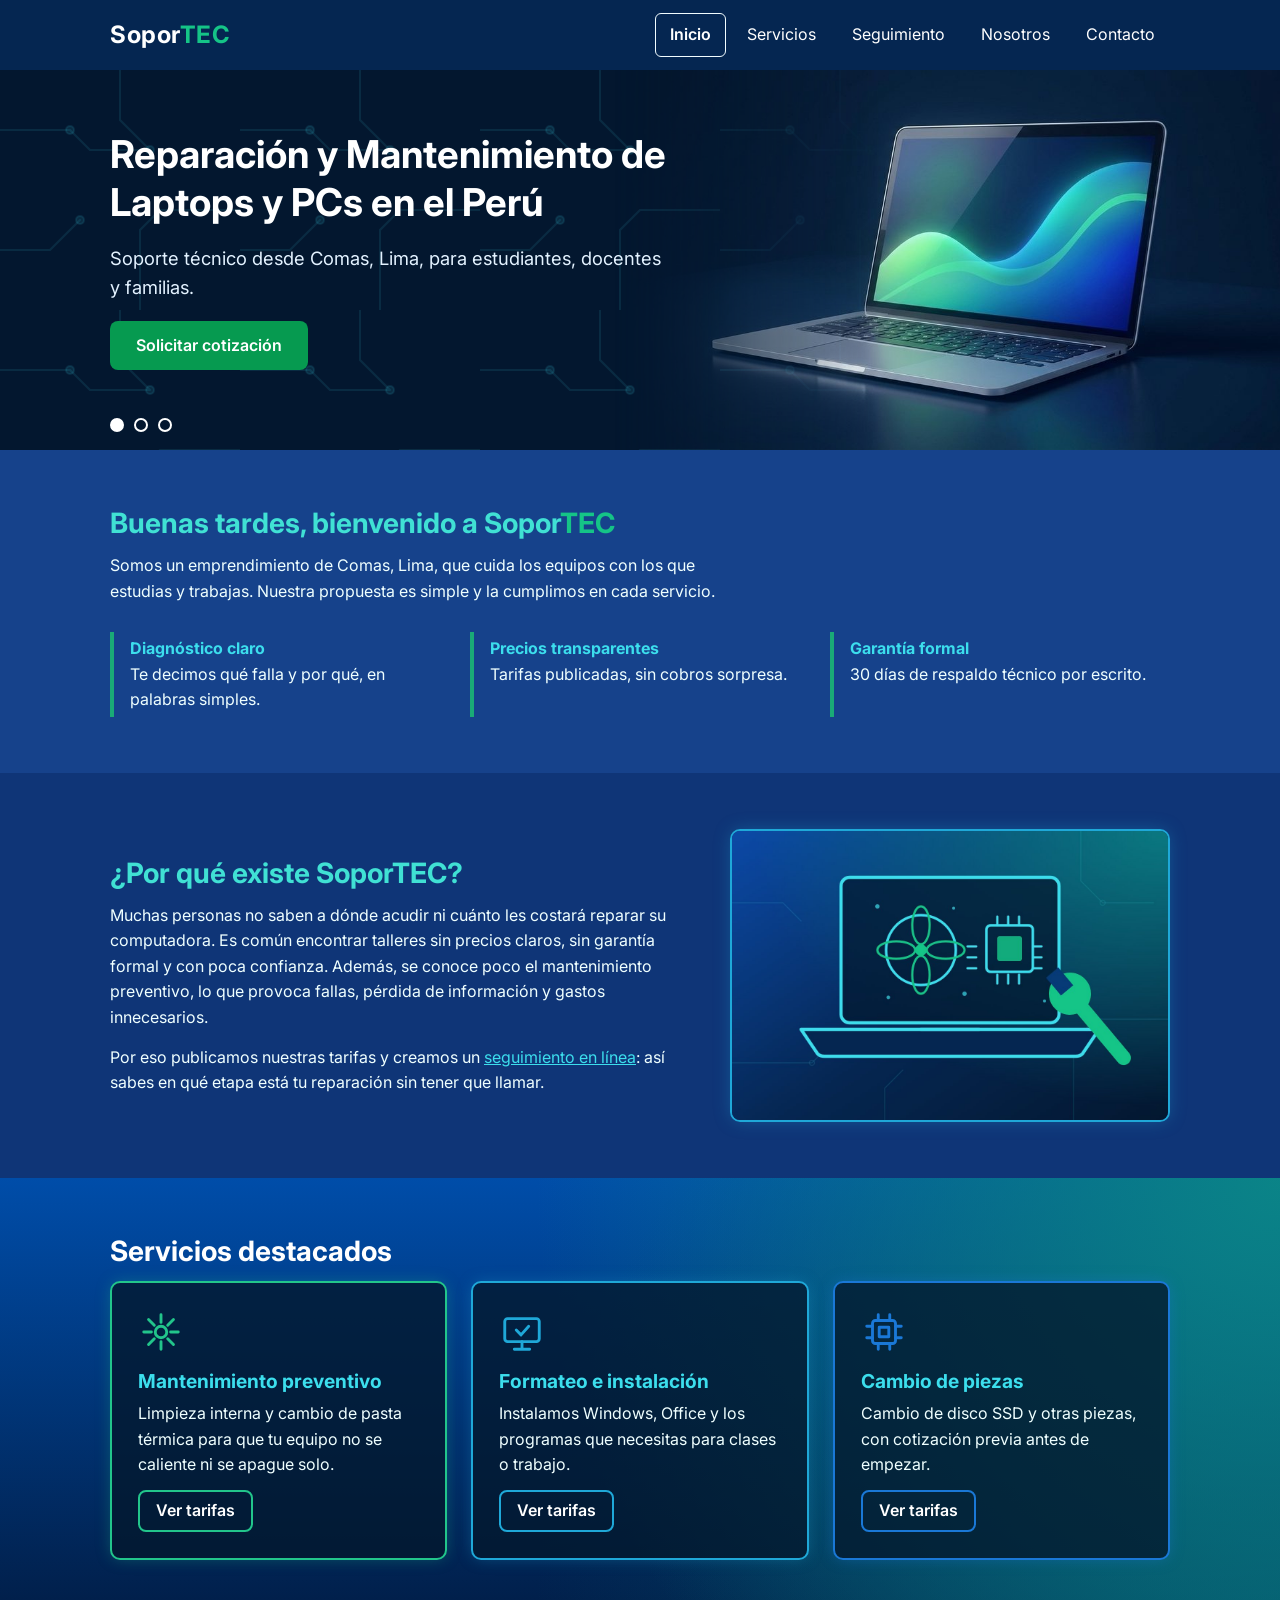
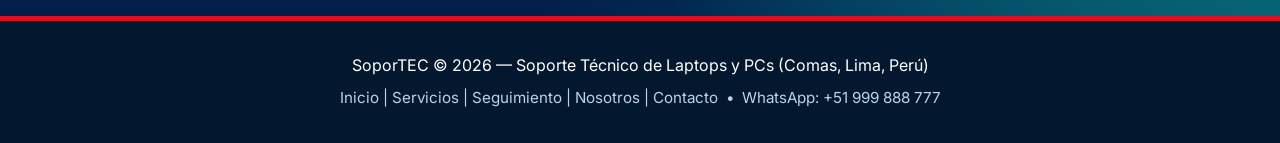
<file: index.html>
<!DOCTYPE html>
<html lang="es">
<head>
  <meta charset="UTF-8">
  <meta name="viewport" content="width=device-width, initial-scale=1.0">
  <title>SoporTEC | Reparación y mantenimiento de laptops y PCs en Lima</title>
  <meta name="description" content="SoporTEC: reparación y mantenimiento de laptops y PCs en Comas, Lima. Diagnóstico claro, precios transparentes y garantía formal.">
  <meta name="keywords" content="soporte técnico, reparación de laptops, mantenimiento de PC, formateo, seguimiento de reparaciones, Comas, Lima, Perú">
  <meta name="author" content="Equipo SoporTEC">
  <meta name="theme-color" content="#052651">
  <!-- Vista previa al compartir el enlace (WhatsApp, Facebook) -->
  <meta property="og:type" content="website">
  <meta property="og:title" content="SoporTEC | Reparación y mantenimiento de laptops y PCs en Lima">
  <meta property="og:description" content="SoporTEC: reparación y mantenimiento de laptops y PCs en Comas, Lima. Diagnóstico claro, precios transparentes y garantía formal.">
  <meta property="og:locale" content="es_PE">
  <link rel="icon" type="image/svg+xml" href="img/favicon.svg">

  <!-- Tipografía: Inter (Google Fonts) -->
  <link rel="preconnect" href="https://fonts.googleapis.com">
  <link rel="preconnect" href="https://fonts.gstatic.com" crossorigin>
  <link href="https://fonts.googleapis.com/css2?family=Inter:wght@400;600;700&display=swap" rel="stylesheet">

  <!-- Estilos del sitio -->
  <link rel="stylesheet" href="css/styles.css">
</head>
<body>

  <!-- ============ CABECERA Y NAVEGACIÓN ============ -->
  <header class="cabecera">
    <div class="contenedor cabecera__fila">
      <a class="logo" href="index.html" aria-label="SoporTEC, ir al inicio">Sopor<span>TEC</span></a>

      <!-- Botón hamburguesa: solo se ve en móviles (jQuery abre/cierra el menú) -->
      <button class="menu-boton" id="menuBoton" type="button" aria-label="Abrir menú" aria-expanded="false" aria-controls="menuNav">&#9776;</button>

      <nav class="menu" id="menuNav" aria-label="Menú principal">
        <ul>
          <li><a href="index.html" class="activo" aria-current="page">Inicio</a></li>
          <li><a href="servicios.html">Servicios</a></li>
          <li><a href="seguimiento.html">Seguimiento</a></li>
          <li><a href="nosotros.html">Nosotros</a></li>
          <li><a href="contacto.html">Contacto</a></li>
        </ul>
      </nav>
    </div>
  </header>

  <main>

    <!-- ======== BANNER PRINCIPAL / SLIDER (jQuery fadeIn / fadeOut) ======== -->
    <section class="banner" aria-label="Banner principal">
      <img class="banner__imagen" src="img/banner-inicio.jpg" width="1200" height="571" fetchpriority="high"
           alt="Laptop con una onda azul y verde en la pantalla sobre un fondo azul oscuro">
      <div class="contenedor slider">

        <!-- Slide 1 -->
        <div class="slide">
          <div class="slide__contenido">
            <h1>Reparación y Mantenimiento de Laptops y PCs en el Perú</h1>
            <p>Soporte técnico desde Comas, Lima, para estudiantes, docentes y familias.</p>
            <a class="boton boton--pulso" href="contacto.html">Solicitar cotización</a>
          </div>
        </div>

        <!-- Slide 2 -->
        <div class="slide">
          <div class="slide__contenido">
            <h1>Sigue la reparación de tu equipo desde tu celular</h1>
            <p>Consulta cada etapa: diagnóstico, cotización, repuestos, reparación y entrega. Sin llamadas repetitivas.</p>
            <a class="boton boton--pulso" href="seguimiento.html">Consultar mi reparación</a>
          </div>
        </div>

        <!-- Slide 3 -->
        <div class="slide">
          <div class="slide__contenido">
            <h1>30 días de respaldo técnico en cada servicio</h1>
            <p>Si algo falla después de la reparación, lo revisamos sin costo dentro del plazo.</p>
            <a class="boton boton--pulso" href="contacto.html">Solicitar cotización</a>
          </div>
        </div>

        <!-- Puntos para cambiar de slide -->
        <div class="slider__puntos">
          <button class="punto activo" type="button" aria-label="Ir al slide 1" aria-current="true"></button>
          <button class="punto" type="button" aria-label="Ir al slide 2" aria-current="false"></button>
          <button class="punto" type="button" aria-label="Ir al slide 3" aria-current="false"></button>
        </div>
      </div>
    </section>

    <!-- ======== BIENVENIDA Y PROPUESTA DE VALOR ======== -->
    <section class="seccion" id="bienvenida">
      <div class="contenedor">
        <div class="seccion__intro">
          <!-- El texto de #saludo lo cambia js/dom.js según la hora del día -->
          <h2 id="saludo">Bienvenido a SoporTEC</h2>
          <p>Somos un emprendimiento de Comas, Lima, que cuida los equipos con los que estudias y trabajas. Nuestra propuesta es simple y la cumplimos en cada servicio.</p>
        </div>
        <div class="valores">
          <div class="valor"><strong>Diagnóstico claro</strong> Te decimos qué falla y por qué, en palabras simples.</div>
          <div class="valor"><strong>Precios transparentes</strong> Tarifas publicadas, sin cobros sorpresa.</div>
          <div class="valor"><strong>Garantía formal</strong> 30 días de respaldo técnico por escrito.</div>
        </div>
      </div>
    </section>

    <!-- ======== PROBLEMÁTICA QUE RESOLVEMOS ======== -->
    <section class="seccion seccion--blanca" id="problematica" aria-labelledby="titulo-problema">
      <div class="contenedor con-foto">
        <div class="historia">
        <h2 id="titulo-problema">¿Por qué existe SoporTEC?</h2>
        <p>Muchas personas no saben a dónde acudir ni cuánto les costará reparar su computadora. Es común encontrar talleres sin precios claros, sin garantía formal y con poca confianza. Además, se conoce poco el mantenimiento preventivo, lo que provoca fallas, pérdida de información y gastos innecesarios.</p>
        <p>Por eso publicamos nuestras tarifas y creamos un <a href="seguimiento.html">seguimiento en línea</a>: así sabes en qué etapa está tu reparación sin tener que llamar.</p>
      </div>
        <figure class="foto">
          <img src="img/por-que-soportec.jpg" width="1200" height="800" loading="lazy" decoding="async"
               alt="Laptop abierta con el ventilador y el procesador a la vista, y una llave de mantenimiento">
        </figure>
      </div>
    </section>

    <!-- ======== RESUMEN DE SERVICIOS DESTACADOS (3 tarjetas con Flexbox) ======== -->
    <section class="seccion seccion--degradado" id="destacados">
      <div class="contenedor">
        <h2>Servicios destacados</h2>
        <div class="tarjetas">
          <article class="tarjeta">
            <svg class="tarjeta__icono" viewBox="0 0 48 48" fill="none" stroke="currentColor" stroke-width="3" stroke-linecap="round" stroke-linejoin="round" aria-hidden="true"><circle cx="24" cy="24" r="6"/><path d="M24 6v8M24 34v8M6 24h8M34 24h8M11 11l6 6M31 31l6 6M37 11l-6 6M17 31l-6 6"/></svg>
            <h3>Mantenimiento preventivo</h3>
            <p>Limpieza interna y cambio de pasta térmica para que tu equipo no se caliente ni se apague solo.</p>
            <a class="enlace" href="servicios.html">Ver tarifas</a>
          </article>
          <article class="tarjeta">
            <svg class="tarjeta__icono" viewBox="0 0 48 48" fill="none" stroke="currentColor" stroke-width="3" stroke-linecap="round" stroke-linejoin="round" aria-hidden="true"><rect x="6" y="10" width="36" height="24" rx="3"/><path d="M16 42h16M24 34v8M18 22l5 5 8-9"/></svg>
            <h3>Formateo e instalación</h3>
            <p>Instalamos Windows, Office y los programas que necesitas para clases o trabajo.</p>
            <a class="enlace" href="servicios.html">Ver tarifas</a>
          </article>
          <article class="tarjeta">
            <svg class="tarjeta__icono" viewBox="0 0 48 48" fill="none" stroke="currentColor" stroke-width="3" stroke-linecap="round" stroke-linejoin="round" aria-hidden="true"><rect x="12" y="12" width="24" height="24" rx="3"/><rect x="19" y="19" width="10" height="10"/><path d="M18 6v6M30 6v6M18 36v6M30 36v6M6 18h6M6 30h6M36 18h6M36 30h6"/></svg>
            <h3>Cambio de piezas</h3>
            <p>Cambio de disco SSD y otras piezas, con cotización previa antes de empezar.</p>
            <a class="enlace" href="servicios.html">Ver tarifas</a>
          </article>
        </div>
      </div>
    </section>
  </main>

  <!-- ============ PIE DE PÁGINA ============ -->
  <footer class="pie">
    <div class="contenedor">
      <!-- El año se completa solo con JavaScript (js/dom.js) -->
      <p>SoporTEC © <span id="anio">2026</span> — Soporte Técnico de Laptops y PCs (Comas, Lima, Perú)</p>
      <p class="pie__enlaces">
        <a href="index.html">Inicio</a> | <a href="servicios.html">Servicios</a> |
        <a href="seguimiento.html">Seguimiento</a> | <a href="nosotros.html">Nosotros</a> | <a href="contacto.html">Contacto</a>
        &nbsp;•&nbsp; <a href="https://wa.me/51999888777" target="_blank" rel="noopener">WhatsApp: +51 999 888 777</a>
      </p>
    </div>
  </footer>

  <!-- ============ SCRIPTS (al final del body) ============ -->
  <!-- 1) Librería jQuery -->
  <script src="https://cdnjs.cloudflare.com/ajax/libs/jquery/3.7.1/jquery.min.js"></script>
  <!-- 2) Nuestros efectos con jQuery -->
  <script src="js/main.js"></script>
  <!-- 3) Manipulación del DOM con JavaScript puro -->
  <script src="js/dom.js"></script>
</body>
</html>
</file>
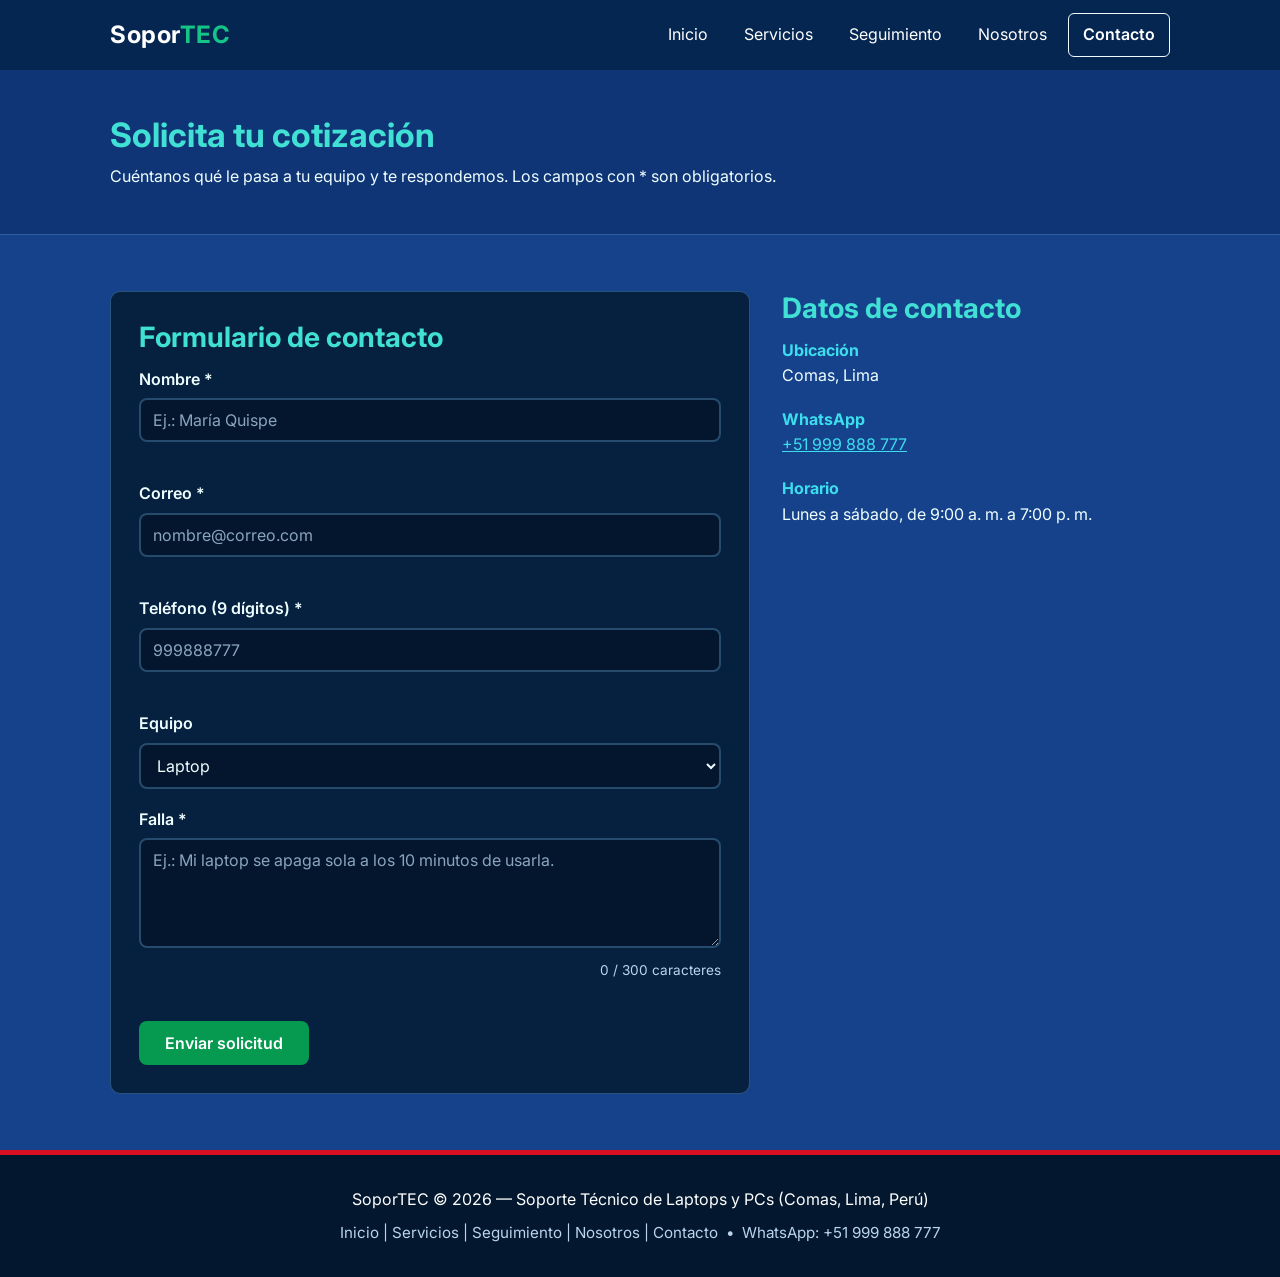
<file: contacto.html>
<!DOCTYPE html>
<html lang="es">
<head>
  <meta charset="UTF-8">
  <meta name="viewport" content="width=device-width, initial-scale=1.0">
  <title>Contacto y cotización | SoporTEC</title>
  <meta name="description" content="Solicita una cotización o cita con SoporTEC. Formulario de contacto, WhatsApp y ubicación en Comas, Lima.">
  <meta name="keywords" content="soporte técnico, reparación de laptops, mantenimiento de PC, formateo, seguimiento de reparaciones, Comas, Lima, Perú">
  <meta name="author" content="Equipo SoporTEC">
  <meta name="theme-color" content="#052651">
  <!-- Vista previa al compartir el enlace (WhatsApp, Facebook) -->
  <meta property="og:type" content="website">
  <meta property="og:title" content="Contacto y cotización | SoporTEC">
  <meta property="og:description" content="Solicita una cotización o cita con SoporTEC. Formulario de contacto, WhatsApp y ubicación en Comas, Lima.">
  <meta property="og:locale" content="es_PE">
  <link rel="icon" type="image/svg+xml" href="img/favicon.svg">

  <!-- Tipografía: Inter (Google Fonts) -->
  <link rel="preconnect" href="https://fonts.googleapis.com">
  <link rel="preconnect" href="https://fonts.gstatic.com" crossorigin>
  <link href="https://fonts.googleapis.com/css2?family=Inter:wght@400;600;700&display=swap" rel="stylesheet">

  <!-- Estilos del sitio -->
  <link rel="stylesheet" href="css/styles.css">
</head>
<body>

  <!-- ============ CABECERA Y NAVEGACIÓN ============ -->
  <header class="cabecera">
    <div class="contenedor cabecera__fila">
      <a class="logo" href="index.html" aria-label="SoporTEC, ir al inicio">Sopor<span>TEC</span></a>

      <!-- Botón hamburguesa: solo se ve en móviles (jQuery abre/cierra el menú) -->
      <button class="menu-boton" id="menuBoton" type="button" aria-label="Abrir menú" aria-expanded="false" aria-controls="menuNav">&#9776;</button>

      <nav class="menu" id="menuNav" aria-label="Menú principal">
        <ul>
          <li><a href="index.html">Inicio</a></li>
          <li><a href="servicios.html">Servicios</a></li>
          <li><a href="seguimiento.html">Seguimiento</a></li>
          <li><a href="nosotros.html">Nosotros</a></li>
          <li><a href="contacto.html" class="activo" aria-current="page">Contacto</a></li>
        </ul>
      </nav>
    </div>
  </header>

  <main>

    <section class="pagina-titulo">
      <div class="contenedor">
        <h1>Solicita tu cotización</h1>
        <p>Cuéntanos qué le pasa a tu equipo y te respondemos. Los campos con * son obligatorios.</p>
      </div>
    </section>

    <!-- ======== DOS COLUMNAS RESPONSIVAS (Flexbox) ======== -->
    <section class="seccion">
      <div class="contenedor contacto">

        <!-- Columna izquierda: formulario con validación JS + regex -->
        <div class="contacto__formulario">
          <h2>Formulario de contacto</h2>

          <!-- Aquí aparece el mensaje de éxito (lo controla js/formulario.js) -->
          <div class="mensaje-exito" id="mensajeExito" role="status"></div>

          <!-- novalidate: desactiva la validación del navegador para usar la nuestra -->
          <form id="formContacto" novalidate>

            <div class="campo">
              <label for="nombre">Nombre *</label>
              <input type="text" id="nombre" name="nombre" autocomplete="name" placeholder="Ej.: María Quispe">
              <span class="error" id="error-nombre" role="alert"></span>
            </div>

            <div class="campo">
              <label for="correo">Correo *</label>
              <input type="email" id="correo" name="correo" autocomplete="email" placeholder="nombre@correo.com">
              <span class="error" id="error-correo" role="alert"></span>
            </div>

            <div class="campo">
              <label for="telefono">Teléfono (9 dígitos) *</label>
              <input type="tel" id="telefono" name="telefono" autocomplete="tel" inputmode="numeric" maxlength="9" placeholder="999888777">
              <span class="error" id="error-telefono" role="alert"></span>
            </div>

            <div class="campo">
              <label for="equipo">Equipo</label>
              <select id="equipo" name="equipo">
                <option value="laptop">Laptop</option>
                <option value="pc">PC de escritorio</option>
                <option value="all-in-one">All-in-one</option>
                <option value="otro">Otro</option>
              </select>
            </div>

            <div class="campo">
              <label for="falla">Falla *</label>
              <textarea id="falla" name="falla" maxlength="300" placeholder="Ej.: Mi laptop se apaga sola a los 10 minutos de usarla."></textarea>
              <!-- js/dom.js actualiza este contador mientras escribes -->
              <small class="contador" id="contadorFalla">0 / 300 caracteres</small>
              <span class="error" id="error-falla" role="alert"></span>
            </div>

            <button class="boton" type="submit">Enviar solicitud</button>
          </form>
        </div>

        <!-- Columna derecha: datos de contacto y ubicación -->
        <aside class="contacto__datos">
          <h2>Datos de contacto</h2>
          <div class="dato"><strong>Ubicación</strong> Comas, Lima</div>
          <div class="dato"><strong>WhatsApp</strong> <a href="https://wa.me/51999888777" target="_blank" rel="noopener">+51 999 888 777</a></div>
          <!-- Horario de ejemplo: cámbialo por el real del negocio -->
          <div class="dato"><strong>Horario</strong> Lunes a sábado, de 9:00 a. m. a 7:00 p. m.</div>

          <!-- Mapa de Google Maps (necesita internet) -->
          <iframe class="mapa" title="Mapa de Comas, Lima" loading="lazy"
                  src="https://maps.google.com/maps?q=Comas,Lima,Per%C3%BA&amp;output=embed"></iframe>
        </aside>

      </div>
    </section>
  </main>

  <!-- ============ PIE DE PÁGINA ============ -->
  <footer class="pie">
    <div class="contenedor">
      <!-- El año se completa solo con JavaScript (js/dom.js) -->
      <p>SoporTEC © <span id="anio">2026</span> — Soporte Técnico de Laptops y PCs (Comas, Lima, Perú)</p>
      <p class="pie__enlaces">
        <a href="index.html">Inicio</a> | <a href="servicios.html">Servicios</a> |
        <a href="seguimiento.html">Seguimiento</a> | <a href="nosotros.html">Nosotros</a> | <a href="contacto.html">Contacto</a>
        &nbsp;•&nbsp; <a href="https://wa.me/51999888777" target="_blank" rel="noopener">WhatsApp: +51 999 888 777</a>
      </p>
    </div>
  </footer>

  <!-- ============ SCRIPTS (al final del body) ============ -->
  <!-- 1) Librería jQuery -->
  <script src="https://cdnjs.cloudflare.com/ajax/libs/jquery/3.7.1/jquery.min.js"></script>
  <!-- 2) Nuestros efectos con jQuery -->
  <script src="js/main.js"></script>
  <!-- 3) Manipulación del DOM con JavaScript puro -->
  <script src="js/dom.js"></script>
  <!-- 4) Validación del formulario (JavaScript puro) -->
  <script src="js/formulario.js"></script>
</body>
</html>
</file>
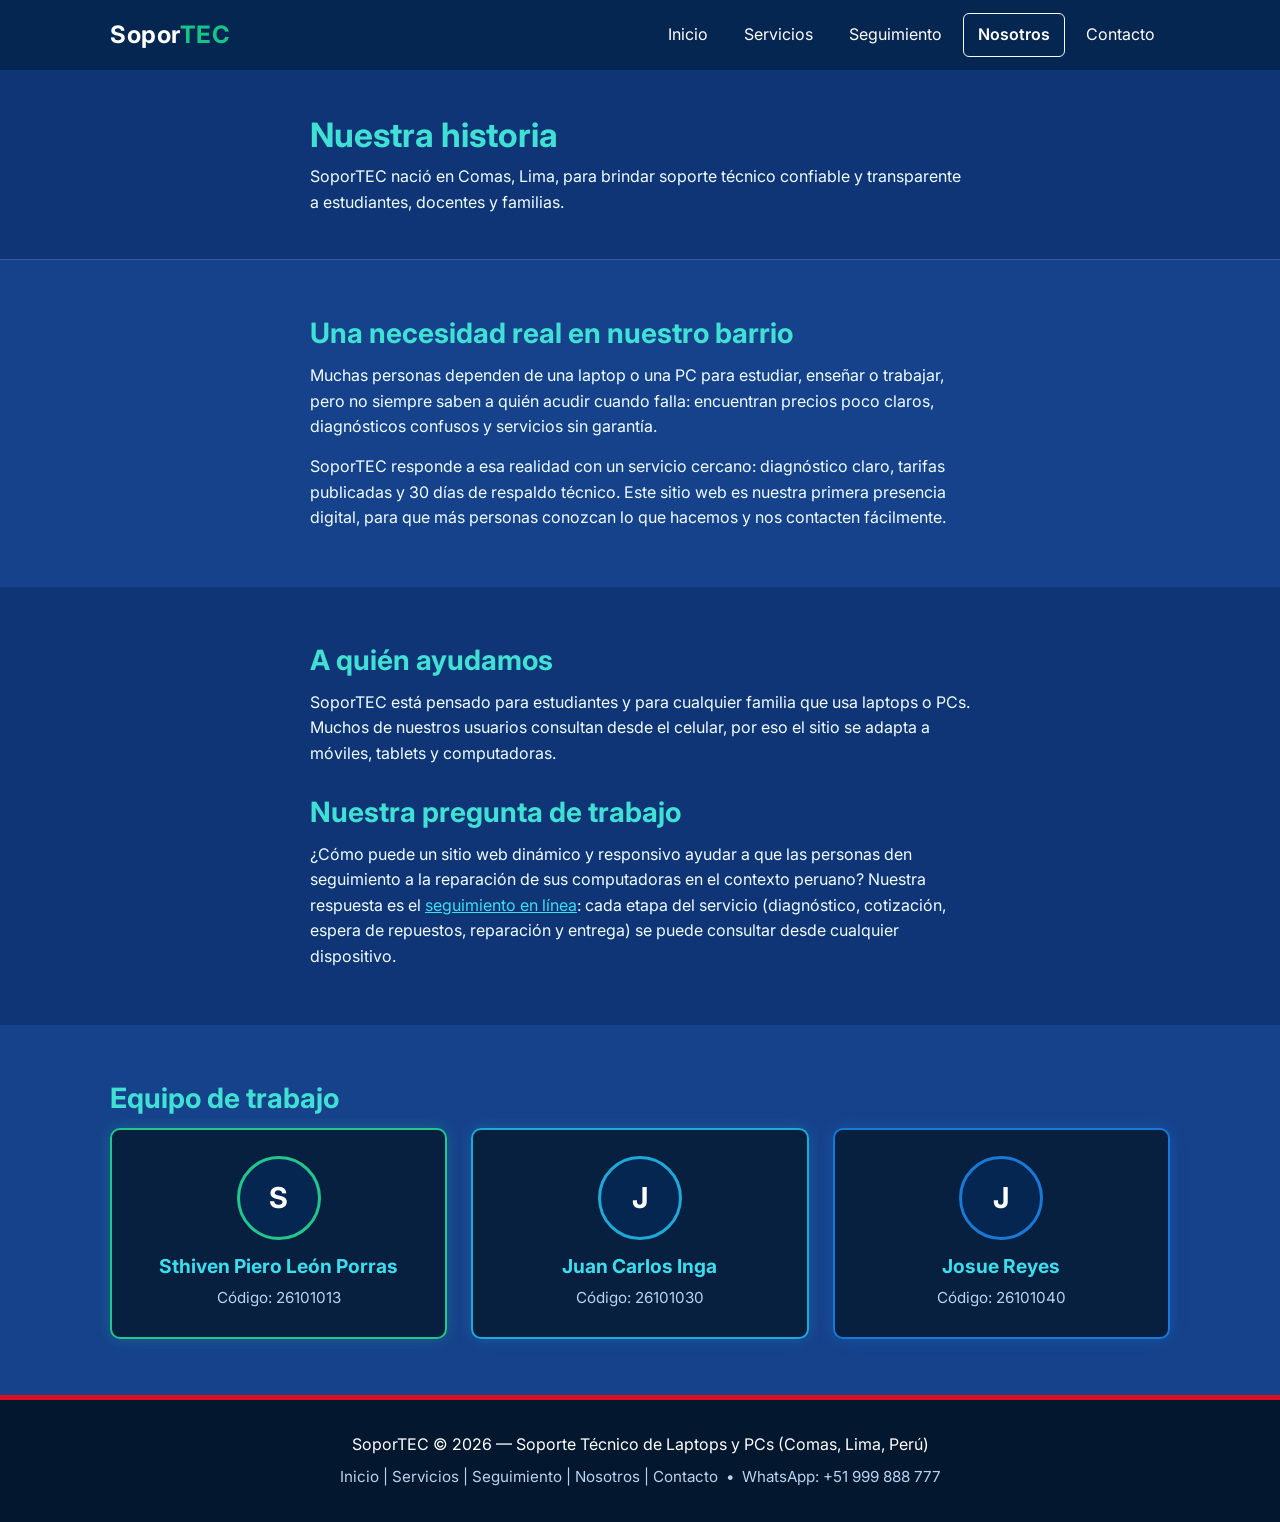
<file: nosotros.html>
<!DOCTYPE html>
<html lang="es">
<head>
  <meta charset="UTF-8">
  <meta name="viewport" content="width=device-width, initial-scale=1.0">
  <title>Nosotros | SoporTEC</title>
  <meta name="description" content="Conoce la historia de SoporTEC, un emprendimiento de soporte técnico en Comas, Lima, y a su equipo de trabajo.">
  <meta name="keywords" content="soporte técnico, reparación de laptops, mantenimiento de PC, formateo, seguimiento de reparaciones, Comas, Lima, Perú">
  <meta name="author" content="Equipo SoporTEC">
  <meta name="theme-color" content="#052651">
  <!-- Vista previa al compartir el enlace (WhatsApp, Facebook) -->
  <meta property="og:type" content="website">
  <meta property="og:title" content="Nosotros | SoporTEC">
  <meta property="og:description" content="Conoce la historia de SoporTEC, un emprendimiento de soporte técnico en Comas, Lima, y a su equipo de trabajo.">
  <meta property="og:locale" content="es_PE">
  <link rel="icon" type="image/svg+xml" href="img/favicon.svg">

  <!-- Tipografía: Inter (Google Fonts) -->
  <link rel="preconnect" href="https://fonts.googleapis.com">
  <link rel="preconnect" href="https://fonts.gstatic.com" crossorigin>
  <link href="https://fonts.googleapis.com/css2?family=Inter:wght@400;600;700&display=swap" rel="stylesheet">

  <!-- Estilos del sitio -->
  <link rel="stylesheet" href="css/styles.css">
</head>
<body>

  <!-- ============ CABECERA Y NAVEGACIÓN ============ -->
  <header class="cabecera">
    <div class="contenedor cabecera__fila">
      <a class="logo" href="index.html" aria-label="SoporTEC, ir al inicio">Sopor<span>TEC</span></a>

      <!-- Botón hamburguesa: solo se ve en móviles (jQuery abre/cierra el menú) -->
      <button class="menu-boton" id="menuBoton" type="button" aria-label="Abrir menú" aria-expanded="false" aria-controls="menuNav">&#9776;</button>

      <nav class="menu" id="menuNav" aria-label="Menú principal">
        <ul>
          <li><a href="index.html">Inicio</a></li>
          <li><a href="servicios.html">Servicios</a></li>
          <li><a href="seguimiento.html">Seguimiento</a></li>
          <li><a href="nosotros.html" class="activo" aria-current="page">Nosotros</a></li>
          <li><a href="contacto.html">Contacto</a></li>
        </ul>
      </nav>
    </div>
  </header>

  <main>

    <!-- ======== HISTORIA Y REALIDAD PERUANA ======== -->
    <section class="pagina-titulo">
      <div class="contenedor historia">
        <h1>Nuestra historia</h1>
        <p>SoporTEC nació en Comas, Lima, para brindar soporte técnico confiable y transparente a estudiantes, docentes y familias.</p>
      </div>
    </section>

    <section class="seccion" aria-labelledby="titulo-necesidad">
      <div class="contenedor historia">
        <h2 id="titulo-necesidad">Una necesidad real en nuestro barrio</h2>
        <p>Muchas personas dependen de una laptop o una PC para estudiar, enseñar o trabajar, pero no siempre saben a quién acudir cuando falla: encuentran precios poco claros, diagnósticos confusos y servicios sin garantía.</p>
        <p>SoporTEC responde a esa realidad con un servicio cercano: diagnóstico claro, tarifas publicadas y 30 días de respaldo técnico. Este sitio web es nuestra primera presencia digital, para que más personas conozcan lo que hacemos y nos contacten fácilmente.</p>
      </div>
    </section>

    <section class="seccion seccion--blanca" aria-labelledby="titulo-publico">
      <div class="contenedor historia">
        <h2 id="titulo-publico">A quién ayudamos</h2>
        <p>SoporTEC está pensado para estudiantes y para cualquier familia que usa laptops o PCs. Muchos de nuestros usuarios consultan desde el celular, por eso el sitio se adapta a móviles, tablets y computadoras.</p>
        <h2 style="margin-top:28px;">Nuestra pregunta de trabajo</h2>
        <p>¿Cómo puede un sitio web dinámico y responsivo ayudar a que las personas den seguimiento a la reparación de sus computadoras en el contexto peruano? Nuestra respuesta es el <a href="seguimiento.html">seguimiento en línea</a>: cada etapa del servicio (diagnóstico, cotización, espera de repuestos, reparación y entrega) se puede consultar desde cualquier dispositivo.</p>
      </div>
    </section>

    <!-- ======== EQUIPO DE TRABAJO (3 tarjetas responsivas) ======== -->
    <section class="seccion">
      <div class="contenedor">
        <h2>Equipo de trabajo</h2>
        <div class="tarjetas">
          <article class="tarjeta integrante">
            <div class="avatar" aria-hidden="true">S</div>
            <h3>Sthiven Piero León Porras</h3>
            <p class="codigo">Código: 26101013</p>
          </article>
          <article class="tarjeta integrante">
            <div class="avatar" aria-hidden="true">J</div>
            <h3>Juan Carlos Inga</h3>
            <p class="codigo">Código: 26101030</p>
          </article>
          <article class="tarjeta integrante">
            <div class="avatar" aria-hidden="true">J</div>
            <h3>Josue Reyes</h3>
            <p class="codigo">Código: 26101040</p>
          </article>
        </div>
      </div>
    </section>
  </main>

  <!-- ============ PIE DE PÁGINA ============ -->
  <footer class="pie">
    <div class="contenedor">
      <!-- El año se completa solo con JavaScript (js/dom.js) -->
      <p>SoporTEC © <span id="anio">2026</span> — Soporte Técnico de Laptops y PCs (Comas, Lima, Perú)</p>
      <p class="pie__enlaces">
        <a href="index.html">Inicio</a> | <a href="servicios.html">Servicios</a> |
        <a href="seguimiento.html">Seguimiento</a> | <a href="nosotros.html">Nosotros</a> | <a href="contacto.html">Contacto</a>
        &nbsp;•&nbsp; <a href="https://wa.me/51999888777" target="_blank" rel="noopener">WhatsApp: +51 999 888 777</a>
      </p>
    </div>
  </footer>

  <!-- ============ SCRIPTS (al final del body) ============ -->
  <!-- 1) Librería jQuery -->
  <script src="https://cdnjs.cloudflare.com/ajax/libs/jquery/3.7.1/jquery.min.js"></script>
  <!-- 2) Nuestros efectos con jQuery -->
  <script src="js/main.js"></script>
  <!-- 3) Manipulación del DOM con JavaScript puro -->
  <script src="js/dom.js"></script>
</body>
</html>
</file>
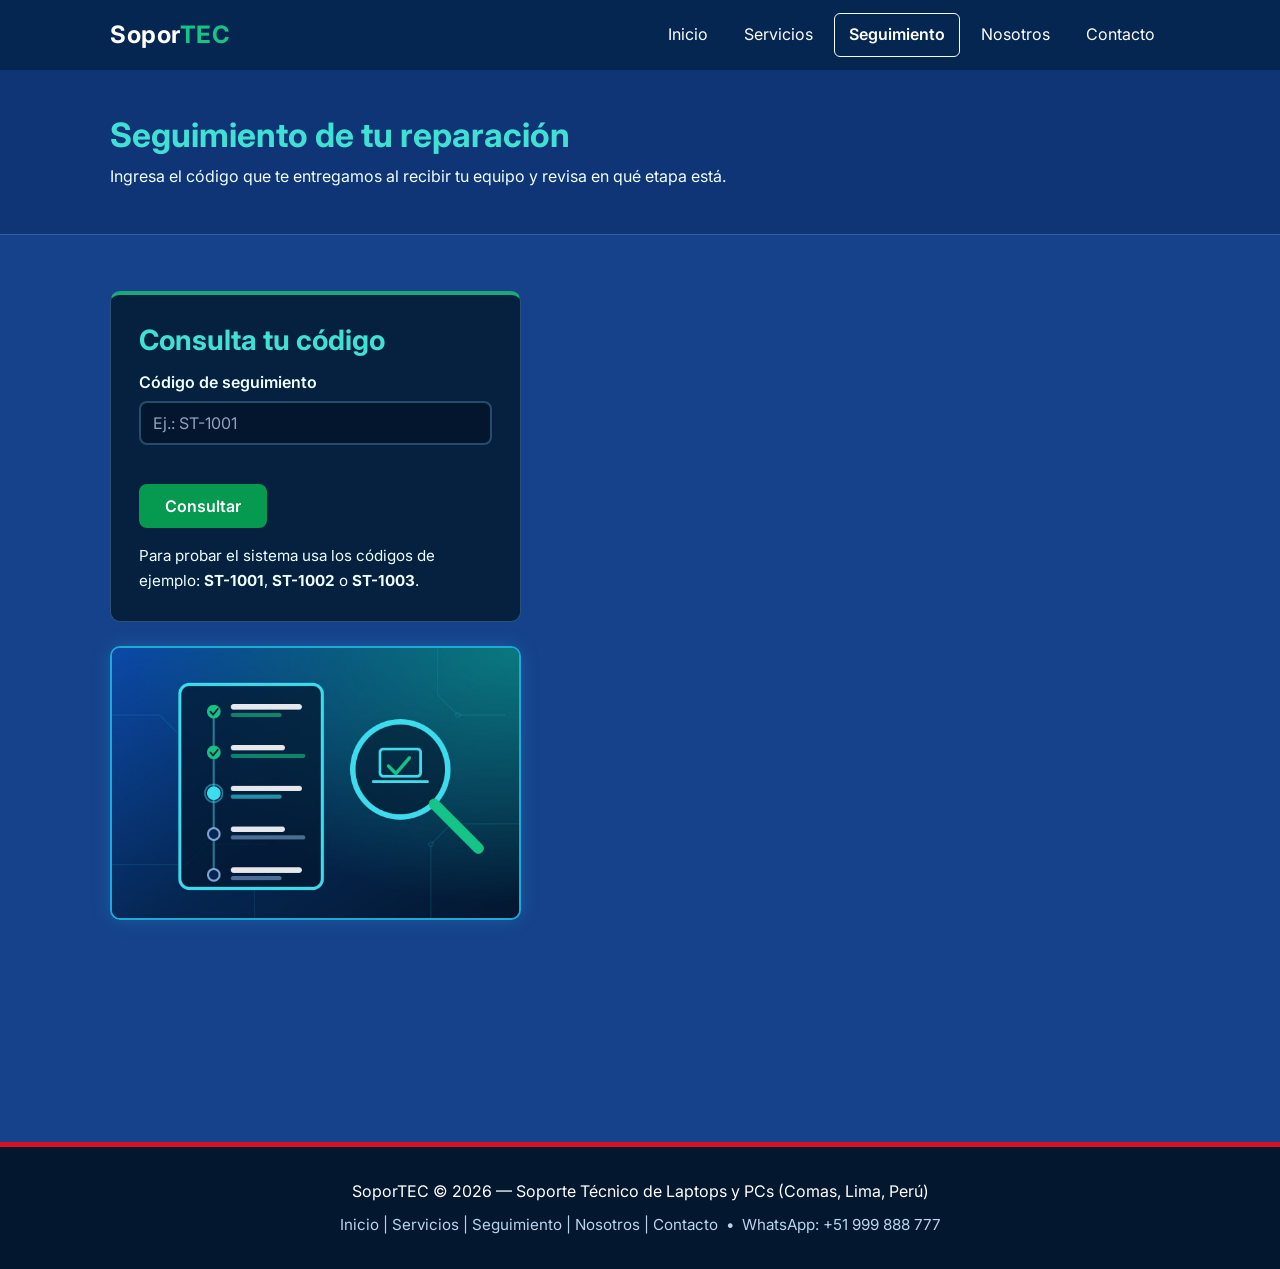
<file: seguimiento.html>
<!DOCTYPE html>
<html lang="es">
<head>
  <meta charset="UTF-8">
  <meta name="viewport" content="width=device-width, initial-scale=1.0">
  <title>Seguimiento de reparaciones | SoporTEC</title>
  <meta name="description" content="Consulta en línea el estado de la reparación de tu laptop o PC en SoporTEC: diagnóstico, cotización, repuestos, reparación y entrega.">
  <meta name="keywords" content="soporte técnico, reparación de laptops, mantenimiento de PC, formateo, seguimiento de reparaciones, Comas, Lima, Perú">
  <meta name="author" content="Equipo SoporTEC">
  <meta name="theme-color" content="#052651">
  <!-- Vista previa al compartir el enlace (WhatsApp, Facebook) -->
  <meta property="og:type" content="website">
  <meta property="og:title" content="Seguimiento de reparaciones | SoporTEC">
  <meta property="og:description" content="Consulta en línea el estado de la reparación de tu laptop o PC en SoporTEC: diagnóstico, cotización, repuestos, reparación y entrega.">
  <meta property="og:locale" content="es_PE">
  <link rel="icon" type="image/svg+xml" href="img/favicon.svg">

  <!-- Tipografía: Inter (Google Fonts) -->
  <link rel="preconnect" href="https://fonts.googleapis.com">
  <link rel="preconnect" href="https://fonts.gstatic.com" crossorigin>
  <link href="https://fonts.googleapis.com/css2?family=Inter:wght@400;600;700&display=swap" rel="stylesheet">

  <!-- Estilos del sitio -->
  <link rel="stylesheet" href="css/styles.css">
</head>
<body>

  <!-- ============ CABECERA Y NAVEGACIÓN ============ -->
  <header class="cabecera">
    <div class="contenedor cabecera__fila">
      <a class="logo" href="index.html" aria-label="SoporTEC, ir al inicio">Sopor<span>TEC</span></a>

      <!-- Botón hamburguesa: solo se ve en móviles (jQuery abre/cierra el menú) -->
      <button class="menu-boton" id="menuBoton" type="button" aria-label="Abrir menú" aria-expanded="false" aria-controls="menuNav">&#9776;</button>

      <nav class="menu" id="menuNav" aria-label="Menú principal">
        <ul>
          <li><a href="index.html">Inicio</a></li>
          <li><a href="servicios.html">Servicios</a></li>
          <li><a href="seguimiento.html" class="activo" aria-current="page">Seguimiento</a></li>
          <li><a href="nosotros.html">Nosotros</a></li>
          <li><a href="contacto.html">Contacto</a></li>
        </ul>
      </nav>
    </div>
  </header>

  <main>

    <section class="pagina-titulo">
      <div class="contenedor">
        <h1>Seguimiento de tu reparación</h1>
        <p>Ingresa el código que te entregamos al recibir tu equipo y revisa en qué etapa está.</p>
      </div>
    </section>

    <section class="seccion" aria-labelledby="titulo-consulta">
      <div class="contenedor seguimiento">

        <!-- Consulta: js/seguimiento.js usa $.ajax() para leer data/reparaciones.json -->
        <div class="consulta-col">
        <form class="consulta" id="formSeguimiento" novalidate>
          <h2 id="titulo-consulta">Consulta tu código</h2>
          <div class="campo">
            <label for="codigo">Código de seguimiento</label>
            <input type="text" id="codigo" name="codigo" placeholder="Ej.: ST-1001" maxlength="7" autocomplete="off">
            <span class="error" id="error-codigo" role="alert"></span>
          </div>
          <button class="boton" type="submit">Consultar</button>
          <p class="nota">Para probar el sistema usa los códigos de ejemplo: <strong>ST-1001</strong>, <strong>ST-1002</strong> o <strong>ST-1003</strong>.</p>
        </form>
        <figure class="foto">
          <img src="img/seguimiento-diagnostico.jpg" width="1200" height="800" loading="lazy" decoding="async"
               alt="Lista de etapas de una reparación con una lupa que revisa el avance">
        </figure>
      </div>

        <!-- Aquí se dibuja el resultado -->
        <div class="resultado" id="resultado" aria-live="polite"></div>
      </div>
    </section>
  </main>

  <!-- ============ PIE DE PÁGINA ============ -->
  <footer class="pie">
    <div class="contenedor">
      <!-- El año se completa solo con JavaScript (js/dom.js) -->
      <p>SoporTEC © <span id="anio">2026</span> — Soporte Técnico de Laptops y PCs (Comas, Lima, Perú)</p>
      <p class="pie__enlaces">
        <a href="index.html">Inicio</a> | <a href="servicios.html">Servicios</a> |
        <a href="seguimiento.html">Seguimiento</a> | <a href="nosotros.html">Nosotros</a> | <a href="contacto.html">Contacto</a>
        &nbsp;•&nbsp; <a href="https://wa.me/51999888777" target="_blank" rel="noopener">WhatsApp: +51 999 888 777</a>
      </p>
    </div>
  </footer>

  <!-- ============ SCRIPTS (al final del body) ============ -->
  <!-- 1) Librería jQuery -->
  <script src="https://cdnjs.cloudflare.com/ajax/libs/jquery/3.7.1/jquery.min.js"></script>
  <!-- 2) Nuestros efectos con jQuery -->
  <script src="js/main.js"></script>
  <!-- 3) Manipulación del DOM con JavaScript puro -->
  <script src="js/dom.js"></script>
  <!-- 4) Consulta de seguimiento con AJAX + JSON -->
  <script src="js/seguimiento.js"></script>
</body>
</html>
</file>
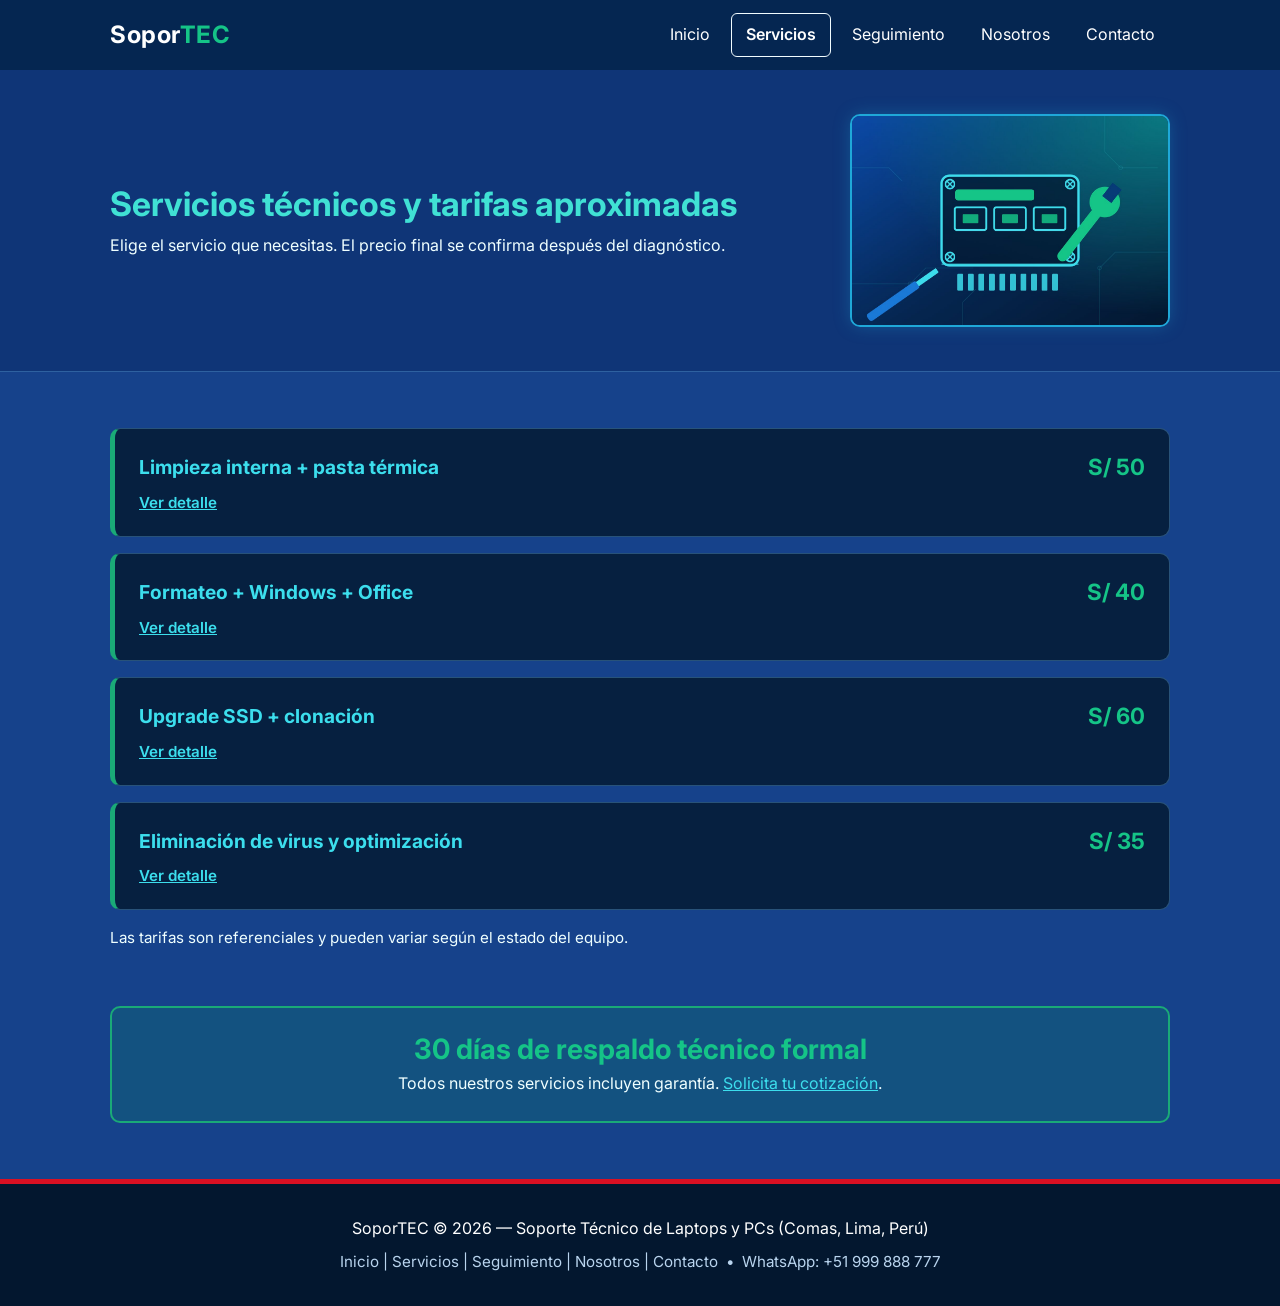
<file: servicios.html>
<!DOCTYPE html>
<html lang="es">
<head>
  <meta charset="UTF-8">
  <meta name="viewport" content="width=device-width, initial-scale=1.0">
  <title>Servicios y tarifas | SoporTEC</title>
  <meta name="description" content="Catálogo de servicios técnicos de SoporTEC con tarifas aproximadas: limpieza interna, formateo, SSD y eliminación de virus.">
  <meta name="keywords" content="soporte técnico, reparación de laptops, mantenimiento de PC, formateo, seguimiento de reparaciones, Comas, Lima, Perú">
  <meta name="author" content="Equipo SoporTEC">
  <meta name="theme-color" content="#052651">
  <!-- Vista previa al compartir el enlace (WhatsApp, Facebook) -->
  <meta property="og:type" content="website">
  <meta property="og:title" content="Servicios y tarifas | SoporTEC">
  <meta property="og:description" content="Catálogo de servicios técnicos de SoporTEC con tarifas aproximadas: limpieza interna, formateo, SSD y eliminación de virus.">
  <meta property="og:locale" content="es_PE">
  <link rel="icon" type="image/svg+xml" href="img/favicon.svg">

  <!-- Tipografía: Inter (Google Fonts) -->
  <link rel="preconnect" href="https://fonts.googleapis.com">
  <link rel="preconnect" href="https://fonts.gstatic.com" crossorigin>
  <link href="https://fonts.googleapis.com/css2?family=Inter:wght@400;600;700&display=swap" rel="stylesheet">

  <!-- Estilos del sitio -->
  <link rel="stylesheet" href="css/styles.css">
</head>
<body>

  <!-- ============ CABECERA Y NAVEGACIÓN ============ -->
  <header class="cabecera">
    <div class="contenedor cabecera__fila">
      <a class="logo" href="index.html" aria-label="SoporTEC, ir al inicio">Sopor<span>TEC</span></a>

      <!-- Botón hamburguesa: solo se ve en móviles (jQuery abre/cierra el menú) -->
      <button class="menu-boton" id="menuBoton" type="button" aria-label="Abrir menú" aria-expanded="false" aria-controls="menuNav">&#9776;</button>

      <nav class="menu" id="menuNav" aria-label="Menú principal">
        <ul>
          <li><a href="index.html">Inicio</a></li>
          <li><a href="servicios.html" class="activo" aria-current="page">Servicios</a></li>
          <li><a href="seguimiento.html">Seguimiento</a></li>
          <li><a href="nosotros.html">Nosotros</a></li>
          <li><a href="contacto.html">Contacto</a></li>
        </ul>
      </nav>
    </div>
  </header>

  <main>

    <!-- ======== ENCABEZADO DE CATÁLOGO ======== -->
    <section class="pagina-titulo">
      <div class="contenedor con-foto">
        <div>
          <h1>Servicios técnicos y tarifas aproximadas</h1>
          <p>Elige el servicio que necesitas. El precio final se confirma después del diagnóstico.</p>
        </div>
        <figure class="foto foto--chica">
          <img src="img/servicios-encabezado.jpg" width="1200" height="800" decoding="async"
               alt="Unidad SSD con sus tornillos, una llave y un destornillador de servicio técnico">
        </figure>
      </div>
    </section>

    <!-- ======== CATÁLOGO DE SERVICIOS (AJAX + JSON: data/servicios.json) ======== -->
    <section class="seccion" aria-labelledby="titulo-catalogo">
      <div class="contenedor">
        <h2 id="titulo-catalogo" class="solo-lectores">Catálogo de servicios</h2>
        <!-- Las tarjetas ya vienen escritas en el HTML, así se ven siempre (también al abrir
             el archivo con doble clic). Cuando hay servidor, js/servicios.js vuelve a cargarlas
             desde data/servicios.json con fetch(). -->
        <div class="catalogo" id="catalogo" aria-live="polite">
          <article class="servicio">
            <div class="servicio__cabecera">
              <h3 class="servicio__nombre">Limpieza interna + pasta térmica</h3>
              <span class="precio">S/ 50</span>
            </div>
            <button class="boton-detalle" type="button" aria-expanded="false">Ver detalle</button>
            <div class="servicio__detalle"><p>Abrimos el equipo, limpiamos el polvo de ventiladores y disipador, y cambiamos la pasta térmica. Recomendado si tu laptop se calienta o hace mucho ruido.</p></div>
          </article>
          <article class="servicio">
            <div class="servicio__cabecera">
              <h3 class="servicio__nombre">Formateo + Windows + Office</h3>
              <span class="precio">S/ 40</span>
            </div>
            <button class="boton-detalle" type="button" aria-expanded="false">Ver detalle</button>
            <div class="servicio__detalle"><p>Instalación limpia de Windows y Office, con los controladores de tu equipo. Ideal si está lento, con errores o quieres empezar de cero.</p></div>
          </article>
          <article class="servicio">
            <div class="servicio__cabecera">
              <h3 class="servicio__nombre">Upgrade SSD + clonación</h3>
              <span class="precio">S/ 60</span>
            </div>
            <button class="boton-detalle" type="button" aria-expanded="false">Ver detalle</button>
            <div class="servicio__detalle"><p>Cambiamos tu disco por un SSD y clonamos tu sistema para que conserves tus archivos y programas, con un arranque mucho más rápido.</p></div>
          </article>
          <article class="servicio">
            <div class="servicio__cabecera">
              <h3 class="servicio__nombre">Eliminación de virus y optimización</h3>
              <span class="precio">S/ 35</span>
            </div>
            <button class="boton-detalle" type="button" aria-expanded="false">Ver detalle</button>
            <div class="servicio__detalle"><p>Detectamos y eliminamos virus y programas no deseados, y dejamos tu equipo ordenado para que funcione con mayor fluidez.</p></div>
          </article>
        </div>
        <p class="nota">Las tarifas son referenciales y pueden variar según el estado del equipo.</p>
      </div>
    </section>

    <!-- ======== BLOQUE DE GARANTÍA ======== -->
    <section class="seccion" style="padding-top:0;">
      <div class="contenedor">
        <div class="garantia">
          <h2>30 días de respaldo técnico formal</h2>
          <p>Todos nuestros servicios incluyen garantía. <a href="contacto.html">Solicita tu cotización</a>.</p>
        </div>
      </div>
    </section>
  </main>

  <!-- ============ PIE DE PÁGINA ============ -->
  <footer class="pie">
    <div class="contenedor">
      <!-- El año se completa solo con JavaScript (js/dom.js) -->
      <p>SoporTEC © <span id="anio">2026</span> — Soporte Técnico de Laptops y PCs (Comas, Lima, Perú)</p>
      <p class="pie__enlaces">
        <a href="index.html">Inicio</a> | <a href="servicios.html">Servicios</a> |
        <a href="seguimiento.html">Seguimiento</a> | <a href="nosotros.html">Nosotros</a> | <a href="contacto.html">Contacto</a>
        &nbsp;•&nbsp; <a href="https://wa.me/51999888777" target="_blank" rel="noopener">WhatsApp: +51 999 888 777</a>
      </p>
    </div>
  </footer>

  <!-- ============ SCRIPTS (al final del body) ============ -->
  <!-- 1) Librería jQuery -->
  <script src="https://cdnjs.cloudflare.com/ajax/libs/jquery/3.7.1/jquery.min.js"></script>
  <!-- 2) Nuestros efectos con jQuery -->
  <script src="js/main.js"></script>
  <!-- 3) Manipulación del DOM con JavaScript puro -->
  <script src="js/dom.js"></script>
  <!-- 4) Carga del catálogo con AJAX + JSON -->
  <script src="js/servicios.js"></script>
</body>
</html>
</file>
<file: css/styles.css>
/* =====================================================================
   SoporTEC - Hoja de estilos global (css/styles.css)
   Requisitos que cubre: 3 (estilos globales), 4 (responsivo), 5 (animaciones)
   Orden del archivo:
     1. Variables (colores y medidas)
     2. Reinicio y estilos base
     3. Cabecera y menú de navegación
     4. Botones
     5. Banner / slider (inicio)
     6. Secciones y tarjetas
     7. Página Servicios
     8. Página Nosotros
     9. Página Contacto (formulario)
    10. Pie de página
    11. Animaciones (@keyframes)
    12. Diseño responsivo (media queries)
   ===================================================================== */

/* ---------- 1. VARIABLES ----------
   Las variables CSS (--nombre) permiten cambiar un color en un solo lugar.
   Se usan después con var(--nombre). Paleta: azul marino + cian + verde,
   tomada de la paleta de color del proyecto. */
:root {
  /* Fondos */
  --fondo: #16428b;           /* Fondo general de las secciones (azul) */
  --fondo-alterno: #0f3577;   /* Secciones alternas: un tono más oscuro */
  --marino: #052651;          /* Cabecera */
  --noche: #03172f;           /* Banner de inicio y pie de página */
  --tarjeta: rgba(3, 24, 44, 0.78);   /* Tarjetas oscuras translúcidas */

  /* Títulos y enlaces */
  --aqua: #40e1d4;            /* Títulos principales */
  --cian: #3cdeed;            /* Subtítulos, enlaces y foco */

  /* Verdes (acción y acentos) */
  --verde: #069a50;           /* Botones */
  --verde-oscuro: #047a40;    /* Botones al pasar el mouse */
  --verde-borde: #1aaa77;     /* Barras laterales y bordes */
  --verde-icono: #15c487;     /* Iconos, precios y "TEC" del logo */

  /* Azules de acento (bordes de tarjetas) */
  --azul-borde: #1a78d6;
  --azul-oscuro: #135cae;
  --cian-borde: #1fa8d8;

  /* Texto */
  --texto: #efffff;           /* Texto principal (claro sobre fondo azul) */
  --texto-suave: #b9d4ee;     /* Texto secundario */
  --blanco: #ffffff;

  --borde: rgba(120, 200, 255, 0.30);
  --error: #ff7a8a;
  --radio: 10px;
  --ancho-max: 1100px;
}

/* ---------- 2. REINICIO Y ESTILOS BASE ---------- */
* {
  box-sizing: border-box;   /* El padding y el borde ya no agrandan las cajas */
  margin: 0;
  padding: 0;
}

html {
  scroll-behavior: smooth;
}

body {
  font-family: "Inter", "Roboto", Arial, sans-serif; /* Si Inter no carga, usa Roboto y luego Arial */
  color: var(--texto);
  background-color: var(--fondo);
  line-height: 1.6;
}

img, svg {
  max-width: 100%;
  display: block;
}

a {
  color: var(--cian);
}

h1, h2, h3 {
  color: var(--aqua);
  line-height: 1.25;
}

h2 {
  font-size: 1.75rem;
  margin-bottom: 0.75rem;
}

h3 {
  font-size: 1.2rem;
  margin-bottom: 0.5rem;
  color: var(--cian);
}

/* .contenedor centra el contenido y limita su ancho en pantallas grandes */
.contenedor {
  width: 100%;
  max-width: var(--ancho-max);
  margin: 0 auto;
  padding: 0 20px;
}

/* Accesibilidad: se ve claramente qué elemento tiene el foco al usar el teclado */
a:focus-visible, button:focus-visible, input:focus-visible,
select:focus-visible, textarea:focus-visible {
  outline: 3px solid var(--cian);
  outline-offset: 2px;
}

/* ---------- 3. CABECERA Y MENÚ ---------- */
.cabecera {
  background-color: var(--marino);
  position: sticky;  /* La barra se queda arriba al hacer scroll */
  top: 0;
  z-index: 10;
}

.cabecera__fila {
  display: flex;                    /* Flexbox: logo a la izquierda, menú a la derecha */
  justify-content: space-between;
  align-items: center;
  min-height: 70px;
}

.logo {
  color: var(--blanco);
  font-size: 1.5rem;
  font-weight: 700;
  text-decoration: none;
  letter-spacing: 0.5px;
}

.logo span {
  color: var(--verde-icono);
}

.menu ul {
  display: flex;
  list-style: none;
  gap: 6px;
}

.menu a {
  display: block;
  color: var(--blanco);
  text-decoration: none;
  padding: 8px 14px;
  border: 1px solid transparent;
  border-radius: 6px;
  transition: background-color 0.25s ease; /* Transición suave al pasar el mouse */
}

.menu a:hover {
  background-color: rgba(255, 255, 255, 0.14);
}

/* Página actual: se marca con la clase "activo" en el HTML (borde claro) */
.menu a.activo {
  border-color: #f1fcff;
  color: var(--blanco);
  font-weight: 600;
}

/* Botón hamburguesa: oculto en PC, visible en móvil (ver media queries) */
.menu-boton {
  display: none;
  background: none;
  border: 2px solid var(--blanco);
  color: var(--blanco);
  font-size: 1.4rem;
  line-height: 1;
  padding: 4px 10px;
  border-radius: 6px;
  cursor: pointer;
}

/* ---------- 4. BOTONES ---------- */
.boton {
  display: inline-block;
  background-color: var(--verde);
  color: var(--blanco);
  text-decoration: none;
  font-family: inherit;
  font-size: 1rem;
  font-weight: 600;
  padding: 12px 26px;
  border: none;
  border-radius: 8px;
  cursor: pointer;
  /* Transiciones hover: cambian color y posición con suavidad */
  transition: background-color 0.25s ease, transform 0.25s ease, box-shadow 0.25s ease;
}

.boton:hover {
  background-color: var(--verde-oscuro);
  transform: translateY(-2px);
  box-shadow: 0 6px 14px rgba(0, 0, 0, 0.35);
}

.boton--azul {
  background-color: var(--azul-borde);
}

.boton--azul:hover {
  background-color: var(--azul-oscuro);
}

/* ---------- 5. BANNER / SLIDER ---------- */
.banner {
  position: relative;       /* La imagen se coloca respecto al banner */
  overflow: hidden;
  background-color: var(--noche);
  background-image: url("../img/fondo-circuito.svg"); /* Líneas de circuito muy tenues */
}

/* Imagen del banner (laptop). Su borde izquierdo se difumina con una
   máscara para que se funda con el fondo oscuro y no se note el corte. */
.banner__imagen {
  position: absolute;
  top: 0;
  right: 0;
  width: min(52vw, 800px);
  height: 100%;
  object-fit: cover;
  object-position: 50% 50%;
  pointer-events: none;
  -webkit-mask-image: linear-gradient(to right, transparent 0%, #000 40%);
  mask-image: linear-gradient(to right, transparent 0%, #000 40%);
}

.slider {
  position: relative;
  z-index: 1;               /* El texto queda por encima de la imagen */
  min-height: 380px;
}

/* Cada slide ocupa todo el ancho. jQuery los muestra y oculta con fadeIn/fadeOut */
.slide {
  display: none;          /* Todos ocultos; main.js muestra el primero */
  min-height: 380px;
}

.slide__contenido {
  display: flex;
  flex-direction: column;
  align-items: flex-start;
  justify-content: center;
  gap: 18px;
  min-height: 380px;
  max-width: 560px;
  padding: 40px 0 60px;
  animation: subir 0.8s ease both; /* Se anima cada vez que el slide aparece */
}

.slide h1 {
  font-size: 2.4rem;
  color: var(--blanco);
}

.slide p {
  font-size: 1.15rem;
  max-width: 55ch; /* Líneas de máximo ~55 caracteres: más fáciles de leer */
  color: #e3f2ff;
}

/* El botón principal del banner "late" suavemente para llamar la atención */
.boton--pulso {
  animation: pulso 2.4s ease-in-out infinite;
}

/* Puntos de navegación del slider */
.slider__puntos {
  position: absolute;
  bottom: 18px;
  left: 20px;
  display: flex;
  gap: 10px;
}

.punto {
  width: 14px;
  height: 14px;
  border-radius: 50%;
  border: 2px solid var(--blanco);
  background: transparent;
  cursor: pointer;
  padding: 0;
  transition: background-color 0.25s ease, transform 0.25s ease;
}

.punto:hover {
  transform: scale(1.2);
}

.punto.activo {
  background: var(--blanco);
}

/* ---------- 6. SECCIONES Y TARJETAS ---------- */
.seccion {
  padding: 56px 0;
}

/* Sección alterna: conserva el nombre "blanca" del diseño original,
   pero ahora usa un azul un poco más oscuro que el fondo general. */
.seccion--blanca {
  background-color: var(--fondo-alterno);
}

/* Sección con degradado azul → verde azulado (Servicios destacados) */
.seccion--degradado {
  background:
    radial-gradient(circle at 100% 0%, rgba(11, 135, 135, 0.95) 0%, rgba(11, 135, 135, 0) 55%),
    radial-gradient(circle at 100% 100%, rgba(3, 80, 106, 0.9) 0%, rgba(3, 80, 106, 0) 55%),
    linear-gradient(180deg, #004da9 0%, #011e48 100%);
}

.seccion--degradado h2 {
  color: var(--blanco);
}

.seccion__intro {
  max-width: 65ch;
  margin-bottom: 28px;
}

.pagina-titulo {
  background-color: var(--fondo-alterno);
  border-bottom: 1px solid var(--borde);
  padding: 44px 0;
}

.pagina-titulo h1 {
  font-size: 2.1rem;
  margin-bottom: 8px;
}

/* Fila de valores (Diagnóstico claro, Precios transparentes, Garantía formal) */
.valores {
  display: flex;
  flex-wrap: wrap;   /* Si no caben, bajan a la siguiente línea */
  gap: 20px;
  margin-top: 24px;
}

.valor {
  flex: 1 1 240px;   /* Crece, se encoge y tiene un ancho base de 240px */
  border-left: 4px solid var(--verde-borde);
  padding: 4px 0 4px 16px;
}

.valor strong {
  display: block;
  color: var(--cian);
}

/* Contenedor flexbox de tarjetas */
.tarjetas {
  display: flex;
  flex-wrap: wrap;
  gap: 24px;
}

/* Cada tarjeta usa un color de acento (verde, cian, azul) para borde, brillo e icono */
.tarjeta {
  --acento: #22c58b;
  --brillo: rgba(34, 197, 139, 0.35);
  flex: 1 1 280px;
  background-color: var(--tarjeta);
  border: 2px solid var(--acento);
  border-radius: var(--radio);
  padding: 26px;
  box-shadow: 0 0 16px -2px var(--brillo);
  transition: transform 0.3s ease, box-shadow 0.3s ease;
}

.tarjeta:nth-child(2) {
  --acento: var(--cian-borde);
  --brillo: rgba(31, 168, 216, 0.35);
}

.tarjeta:nth-child(3) {
  --acento: var(--azul-borde);
  --brillo: rgba(26, 120, 214, 0.45);
}

.tarjeta:hover {
  transform: translateY(-5px);
  box-shadow: 0 0 26px 0 var(--brillo);
}

.tarjeta__icono {
  width: 46px;
  height: 46px;
  margin-bottom: 14px;
  color: var(--acento);
}

/* Enlace de la tarjeta: botón con contorno del color de acento */
.tarjeta a.enlace {
  display: inline-block;
  margin-top: 12px;
  padding: 6px 16px;
  border: 2px solid var(--acento);
  border-radius: 8px;
  color: var(--blanco);
  font-weight: 600;
  text-decoration: none;
  transition: background-color 0.25s ease;
}

.tarjeta a.enlace:hover {
  background-color: var(--brillo);
}

/* Fotos de apoyo (figure.foto): object-fit hace que cualquier foto que pongas
   en img/ con el mismo nombre se recorte a 3:2 sin deformarse ni mover el diseño. */
.con-foto {
  display: flex;
  align-items: center;
  gap: 40px;
}

.con-foto .historia {
  flex: 1 1 0;
  max-width: none;
}

.pagina-titulo .con-foto {
  justify-content: space-between;
}

.pagina-titulo .con-foto > div {
  flex: 1 1 0;
}

.foto {
  flex: 0 1 440px;
  margin: 0;
}

.foto--chica {
  flex-basis: 320px;
}

.foto img {
  width: 100%;
  height: auto;
  aspect-ratio: 3 / 2;
  object-fit: cover;
  border: 2px solid var(--cian-borde);
  border-radius: var(--radio);
  box-shadow: 0 0 18px -2px rgba(31, 168, 216, 0.35);
}

/* Seguimiento: columna con el formulario y la foto debajo */
.consulta-col {
  flex: 2 1 0;
  display: flex;
  flex-direction: column;
  gap: 24px;
}

.consulta-col .consulta {
  flex: none;
}

@media (max-width: 900px) {
  .con-foto {
    flex-direction: column;
    align-items: stretch;
    gap: 24px;
  }

  .foto,
  .foto--chica {
    flex-basis: auto;
    max-width: 480px;
  }

  .consulta-col {
    width: 100%;
    flex: none;
  }

  .consulta-col .foto {
    display: none;   /* En móvil se oculta para que el resultado se vea primero */
  }
}

/* ---------- 7. PÁGINA SERVICIOS ---------- */
.catalogo {
  display: flex;
  flex-direction: column;
  gap: 16px;
}

.servicio {
  background-color: var(--tarjeta);
  border: 1px solid var(--borde);
  border-left: 5px solid var(--verde-borde);
  border-radius: var(--radio);
  padding: 20px 24px;
}

.servicio__cabecera {
  display: flex;
  justify-content: space-between;
  align-items: center;
  gap: 16px;
  flex-wrap: wrap;
}

.servicio__nombre {
  margin: 0;
}

.precio {
  color: var(--verde-icono);
  font-size: 1.4rem;
  font-weight: 700;
}

/* Detalle oculto: jQuery lo despliega con slideToggle al pulsar el botón */
.servicio__detalle {
  display: none;
  margin-top: 14px;
  padding-top: 14px;
  border-top: 1px dashed var(--borde);
}

.boton-detalle {
  background: none;
  border: none;
  color: var(--cian);
  font-family: inherit;
  font-size: 0.95rem;
  font-weight: 600;
  text-decoration: underline;
  cursor: pointer;
  margin-top: 8px;
  padding: 0;
}

.boton-detalle:hover {
  color: var(--blanco);
}

.nota {
  margin-top: 16px;
  font-size: 0.95rem;
}

.garantia {
  background-color: rgba(6, 154, 80, 0.18);
  border: 2px solid var(--verde-borde);
  border-radius: var(--radio);
  padding: 24px;
  text-align: center;
}

.garantia h2 {
  color: var(--verde-icono);
  margin-bottom: 4px;
}

/* ---------- 8. PÁGINA NOSOTROS ---------- */
.historia {
  max-width: 70ch;
}

.historia p + p {
  margin-top: 14px;
}

.integrante {
  text-align: center;
}

.avatar {
  width: 84px;
  height: 84px;
  margin: 0 auto 14px;
  border-radius: 50%;
  background-color: var(--marino);
  border: 3px solid var(--acento);
  color: var(--blanco);
  font-size: 1.8rem;
  font-weight: 700;
  display: flex;
  align-items: center;
  justify-content: center;
}

.codigo {
  color: var(--texto-suave);
  font-size: 0.95rem;
}

/* ---------- 9. PÁGINA CONTACTO ---------- */
.contacto {
  display: flex;      /* Dos columnas con flexbox: formulario | datos */
  gap: 32px;
  align-items: flex-start;
}

.contacto__formulario {
  flex: 3 1 0;
  background-color: var(--tarjeta);
  border: 1px solid var(--borde);
  border-radius: var(--radio);
  padding: 28px;
}

.contacto__datos {
  flex: 2 1 0;
}

.campo {
  margin-bottom: 18px;
}

.campo label {
  display: block;
  font-weight: 600;
  margin-bottom: 6px;
}

.campo input,
.campo select,
.campo textarea {
  width: 100%;
  font-family: inherit;
  font-size: 1rem;
  color: var(--texto);
  padding: 10px 12px;
  border: 2px solid var(--borde);
  border-radius: 8px;
  background-color: rgba(2, 18, 38, 0.65);
  color-scheme: dark;       /* Las listas desplegables también se ven oscuras */
  transition: border-color 0.25s ease;
}

.campo input::placeholder,
.campo textarea::placeholder {
  color: var(--texto-suave);
  opacity: 0.75;
}

.campo input:focus,
.campo select:focus,
.campo textarea:focus {
  border-color: var(--cian);
}

.campo textarea {
  min-height: 110px;
  resize: vertical;
}

/* Estados de validación: la clase la agrega formulario.js */
.campo .invalido {
  border-color: var(--error);
}

.campo .valido {
  border-color: var(--verde-icono);
}

.error {
  display: block;
  min-height: 1.2em;
  margin-top: 4px;
  color: var(--error);
  font-size: 0.9rem;
}

.mensaje-exito {
  display: none;      /* formulario.js lo muestra cuando todo está bien */
  background-color: rgba(6, 154, 80, 0.22);
  border: 2px solid var(--verde-borde);
  color: #c9f7de;
  border-radius: 8px;
  padding: 14px 16px;
  margin-bottom: 18px;
  font-weight: 600;
}

.dato {
  margin-bottom: 18px;
}

.dato strong {
  display: block;
  color: var(--cian);
}

.mapa {
  width: 100%;
  height: 260px;
  border: 0;
  border-radius: var(--radio);
}

/* ---------- 10. PIE DE PÁGINA ---------- */
.pie {
  border-top: 5px solid #d91023;   /* Franja roja: guiño a la bandera del Perú */
  background-color: var(--noche);
  color: var(--blanco);
  text-align: center;
  padding: 32px 0;
}

.pie p + p {
  margin-top: 8px;
}

.pie a {
  color: var(--texto-suave);
  text-decoration: none;
  transition: color 0.25s ease;
}

.pie a:hover {
  color: var(--blanco);
  text-decoration: underline;
}

.pie__enlaces {
  color: var(--texto-suave);
  font-size: 0.95rem;
}

/* ---------- 11. ANIMACIONES (@keyframes) ----------
   @keyframes define los pasos de una animación; se activa con la
   propiedad "animation" (ver .slide__contenido y .boton--pulso). */
@keyframes subir {
  from { opacity: 0; transform: translateY(24px); }
  to   { opacity: 1; transform: translateY(0); }
}

@keyframes pulso {
  0%, 100% { box-shadow: 0 0 0 0 rgba(6, 154, 80, 0.6); }
  50%      { box-shadow: 0 0 0 12px rgba(6, 154, 80, 0); }
}

/* Si la persona pidió menos movimiento en su sistema, se desactivan */
@media (prefers-reduced-motion: reduce) {
  *, *::before, *::after {
    animation: none !important;
    transition: none !important;
  }
}

/* ---------- 12. DISEÑO RESPONSIVO (media queries) ----------
   Se escribe de pantallas grandes a pequeñas: cada bloque se aplica
   solo cuando el ancho de la pantalla es MENOR al indicado. */

/* Pantallas medianas: la imagen pasa a ser un fondo tenue detrás del texto */
@media (max-width: 960px) {
  .banner__imagen {
    width: 100%;
    opacity: 0.3;
    -webkit-mask-image: none;
    mask-image: none;
  }

  .slide__contenido {
    max-width: 680px;
  }
}

/* Tablets */
@media (max-width: 900px) {
  .contacto {
    flex-direction: column;   /* Las dos columnas pasan a una sola */
  }

  .contacto__formulario,
  .contacto__datos {
    width: 100%;
    flex: none;
  }
}

/* Móviles */
@media (max-width: 768px) {
  .menu-boton {
    display: block;   /* Aparece la hamburguesa */
  }

  .cabecera__fila {
    flex-wrap: wrap;
    padding-top: 10px;
    padding-bottom: 10px;
  }

  /* El menú queda oculto; jQuery lo abre con slideToggle */
  .menu {
    display: none;
    width: 100%;
  }

  .menu ul {
    flex-direction: column;
    padding: 8px 0 4px;
  }

  .slide h1 {
    font-size: 1.8rem;
  }

  .slider,
  .slide,
  .slide__contenido {
    min-height: 340px;
  }

  h2 {
    font-size: 1.45rem;
  }

  .seccion {
    padding: 40px 0;
  }

  .contacto__formulario {
    padding: 20px;
  }
}

/* ---------- Utilidades y estados de carga ---------- */
.solo-lectores {            /* Texto solo para lectores de pantalla (SEO y accesibilidad) */
  position: absolute;
  width: 1px;
  height: 1px;
  overflow: hidden;
  clip: rect(0 0 0 0);
  white-space: nowrap;
}

.estado-carga {
  padding: 16px 20px;
  background-color: var(--tarjeta);
  border: 1px dashed var(--borde);
  border-radius: var(--radio);
}

.estado-carga--error {
  border: 2px solid var(--error);
  color: #ffc9d0;
}

.verde {
  color: var(--verde-icono);
}

.contador {
  display: block;
  margin-top: 4px;
  color: var(--texto-suave);
  font-size: 0.85rem;
  text-align: right;
}

/* ---------- Página Seguimiento ---------- */
.seguimiento {
  display: flex;
  gap: 32px;
  align-items: flex-start;
}

.consulta {
  flex: 2 1 0;
  background-color: var(--tarjeta);
  border: 1px solid var(--borde);
  border-top: 4px solid var(--verde-borde);
  border-radius: var(--radio);
  padding: 28px;
}

.resultado {
  flex: 3 1 0;
  min-height: 1px;
}

.reparacion {
  background-color: var(--tarjeta);
  border: 1px solid var(--borde);
  border-radius: var(--radio);
  padding: 28px;
}

.reparacion__cabecera {
  display: flex;
  justify-content: space-between;
  align-items: center;
  gap: 12px;
  flex-wrap: wrap;
  margin-bottom: 12px;
}

.reparacion__cabecera h2 {
  margin: 0;
}

.reparacion h3 {
  margin-top: 22px;
}

.estado {
  background-color: rgba(60, 222, 237, 0.18);
  color: var(--cian);
  font-weight: 700;
  padding: 6px 14px;
  border-radius: 999px;
}

.estado--listo {
  background-color: rgba(21, 196, 135, 0.22);
  color: #7ff0c4;
}

/* Línea de tiempo de etapas */
.etapas {
  list-style: none;
  border-left: 3px solid var(--borde);
  margin-left: 12px;
}

.etapas li {
  position: relative;
  padding: 0 0 18px 26px;
}

.etapas li::before {          /* Círculo de cada etapa */
  content: "";
  position: absolute;
  left: -11px;
  top: 3px;
  width: 19px;
  height: 19px;
  border-radius: 50%;
  background-color: var(--marino);
  border: 3px solid var(--borde);
}

.etapas li span {
  display: block;
  font-size: 0.95rem;
}

.etapas li.hecha::before {
  background-color: var(--verde-icono);
  border-color: var(--verde-icono);
}

.etapas li.actual::before {
  background-color: var(--cian);
  border-color: var(--cian);
  animation: pulso-azul 2s ease-in-out infinite;
}

.etapas li.pendiente {
  color: var(--texto-suave);
}

.evidencias {
  margin-left: 22px;
}

@keyframes pulso-azul {
  0%, 100% { box-shadow: 0 0 0 0 rgba(60, 222, 237, 0.55); }
  50%      { box-shadow: 0 0 0 8px rgba(60, 222, 237, 0); }
}

@media (max-width: 900px) {
  .seguimiento {
    flex-direction: column;
  }

  .consulta,
  .resultado {
    width: 100%;
    flex: none;
  }
}
</file>
